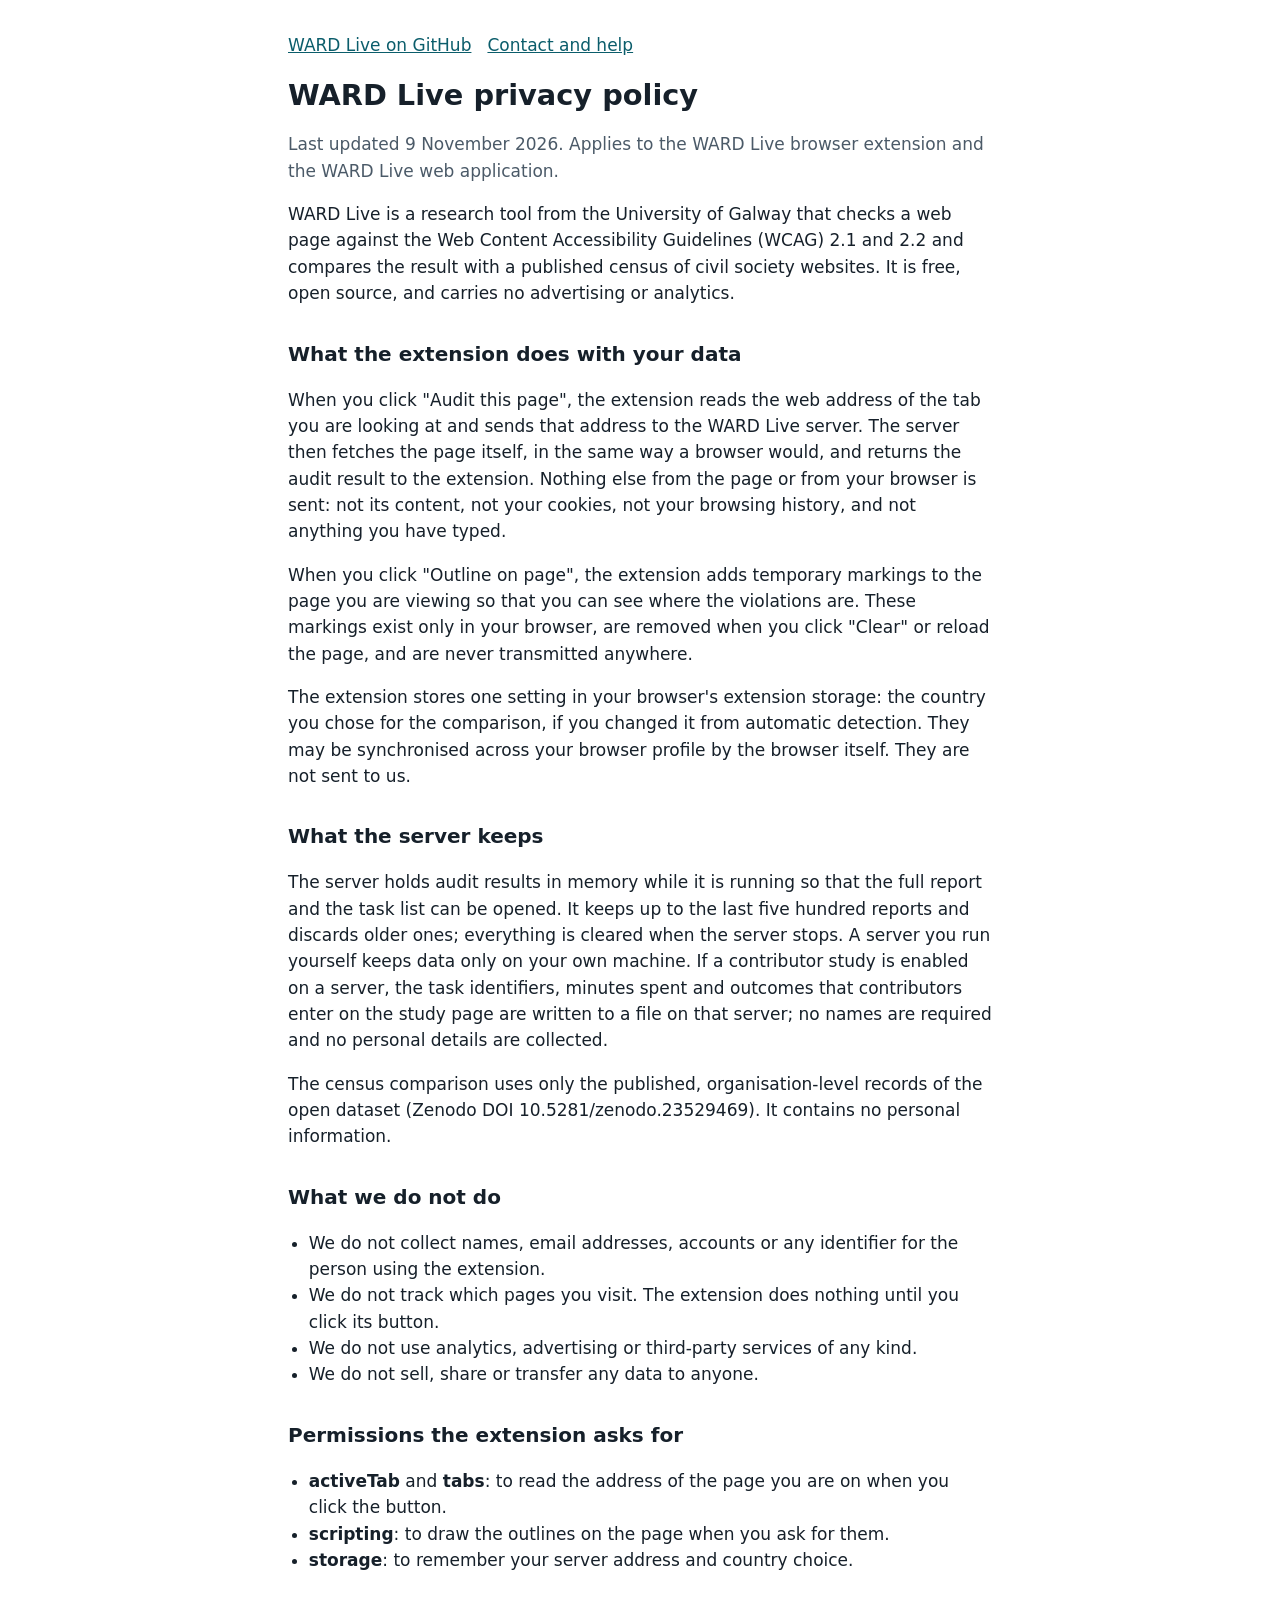
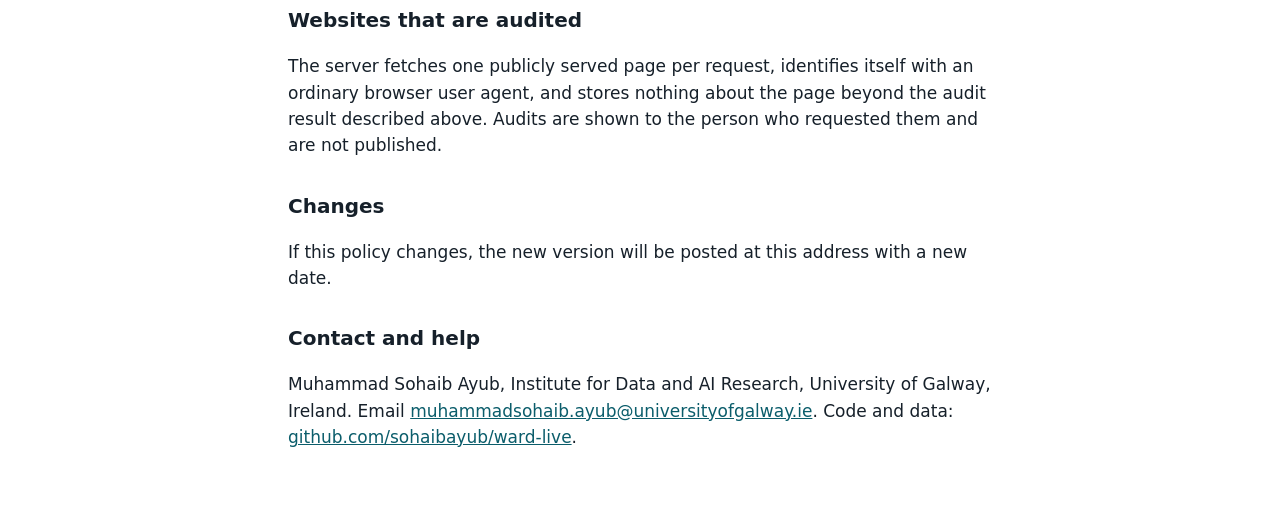
<file: docs/privacy-policy.html>
<!DOCTYPE html>
<html lang="en">
<head>
<meta charset="utf-8">
<meta name="viewport" content="width=device-width, initial-scale=1">
<title>WARD Live privacy policy</title>
<style>
  body { font-family: system-ui, -apple-system, "Segoe UI", Roboto, Arial, sans-serif; font-size: 1.0625rem; line-height: 1.55; color: #16202a; background: #fff; margin: 0; }
  main { max-width: 44rem; margin: 0 auto; padding: 2rem 1rem 3rem; }
  h1 { font-size: 1.8rem; line-height: 1.2; }
  h2 { font-size: 1.25rem; margin-top: 2rem; }
  a { color: #0b5d6b; }
  a:focus-visible { outline: 0.1875rem solid #ffbf47; outline-offset: 0.125rem; }
  .meta { color: #4b5a68; }
  ul { padding-left: 1.3rem; }
  nav a { margin-right: 1rem; }
</style>
</head>
<body>
<main>
  <nav aria-label="Site"><a href="https://github.com/sohaibayub/ward-live">WARD Live on GitHub</a><a href="#contact">Contact and help</a></nav>
  <h1>WARD Live privacy policy</h1>
  <p class="meta">Last updated 9 November 2026. Applies to the WARD Live browser extension and the WARD Live web application.</p>

  <p>WARD Live is a research tool from the University of Galway that checks a web page against the Web Content Accessibility Guidelines (WCAG) 2.1 and 2.2 and compares the result with a published census of civil society websites. It is free, open source, and carries no advertising or analytics.</p>

  <h2>What the extension does with your data</h2>
  <p>When you click "Audit this page", the extension reads the web address of the tab you are looking at and sends that address to the WARD Live server. The server then fetches the page itself, in the same way a browser would, and returns the audit result to the extension. Nothing else from the page or from your browser is sent: not its content, not your cookies, not your browsing history, and not anything you have typed.</p>
  <p>When you click "Outline on page", the extension adds temporary markings to the page you are viewing so that you can see where the violations are. These markings exist only in your browser, are removed when you click "Clear" or reload the page, and are never transmitted anywhere.</p>
  <p>The extension stores one setting in your browser's extension storage: the country you chose for the comparison, if you changed it from automatic detection. They may be synchronised across your browser profile by the browser itself. They are not sent to us.</p>

  <h2>What the server keeps</h2>
  <p>The server holds audit results in memory while it is running so that the full report and the task list can be opened. It keeps up to the last five hundred reports and discards older ones; everything is cleared when the server stops. A server you run yourself keeps data only on your own machine. If a contributor study is enabled on a server, the task identifiers, minutes spent and outcomes that contributors enter on the study page are written to a file on that server; no names are required and no personal details are collected.</p>
  <p>The census comparison uses only the published, organisation-level records of the open dataset (Zenodo DOI 10.5281/zenodo.23529469). It contains no personal information.</p>

  <h2>What we do not do</h2>
  <ul>
    <li>We do not collect names, email addresses, accounts or any identifier for the person using the extension.</li>
    <li>We do not track which pages you visit. The extension does nothing until you click its button.</li>
    <li>We do not use analytics, advertising or third-party services of any kind.</li>
    <li>We do not sell, share or transfer any data to anyone.</li>
  </ul>

  <h2>Permissions the extension asks for</h2>
  <ul>
    <li><strong>activeTab</strong> and <strong>tabs</strong>: to read the address of the page you are on when you click the button.</li>
    <li><strong>scripting</strong>: to draw the outlines on the page when you ask for them.</li>
    <li><strong>storage</strong>: to remember your server address and country choice.</li>
  </ul>

  <h2>Websites that are audited</h2>
  <p>The server fetches one publicly served page per request, identifies itself with an ordinary browser user agent, and stores nothing about the page beyond the audit result described above. Audits are shown to the person who requested them and are not published.</p>

  <h2>Changes</h2>
  <p>If this policy changes, the new version will be posted at this address with a new date.</p>

  <h2 id="contact">Contact and help</h2>
  <p>Muhammad Sohaib Ayub, Institute for Data and AI Research, University of Galway, Ireland. Email <a href="mailto:muhammadsohaib.ayub@universityofgalway.ie">muhammadsohaib.ayub@universityofgalway.ie</a>. Code and data: <a href="https://github.com/sohaibayub/ward-live">github.com/sohaibayub/ward-live</a>.</p>
</main>
</body>
</html>
</file>
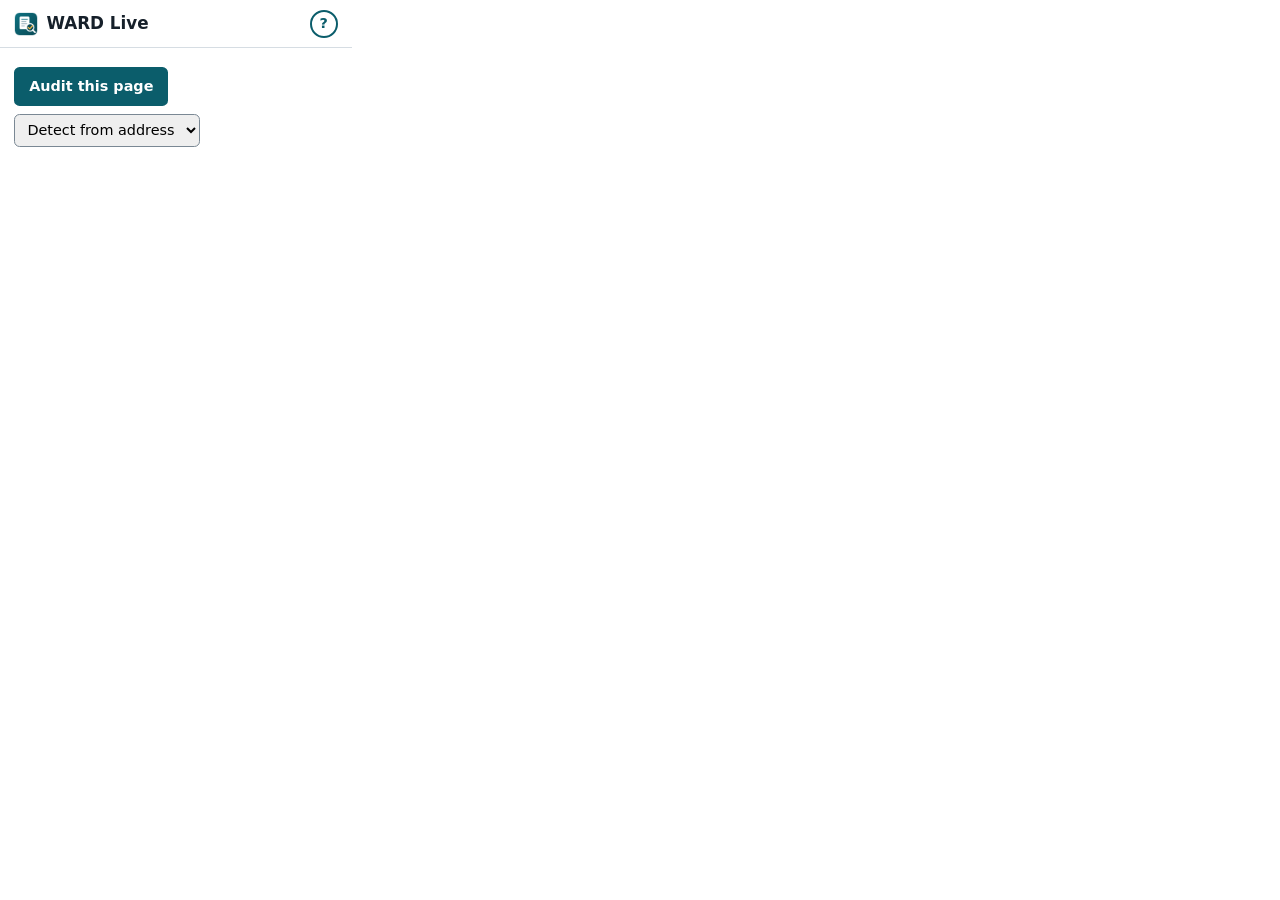
<file: extension/popup.html>
<!DOCTYPE html>
<html lang="en">
<head>
<meta charset="utf-8">
<title>WARD Live</title>
<link rel="stylesheet" href="popup.css">
</head>
<body>
<header>
  <img src="icons/icon32.png" alt="" width="24" height="24">
  <h1>WARD Live</h1>
  <a id="help" class="help" href="#" target="_blank" rel="noopener" aria-label="About WARD Live and how the audit works" title="About WARD Live">?</a>
</header>
<main>
  <p id="page" class="muted"></p>
  <div class="row">
    <button id="audit" type="button">Audit this page</button>
    <label for="country" class="sr">Compare with</label>
    <select id="country" aria-label="Compare with">
      <option value="auto">Detect from address</option>
      <option value="all">All five countries</option>
      <option value="irl">Ireland</option>
      <option value="uk">United Kingdom</option>
      <option value="aus">Australia</option>
      <option value="nz">New Zealand</option>
      <option value="usa">United States</option>
    </select>
  </div>
  <p id="status" role="status" aria-live="polite"></p>

  <section id="result" hidden>
    <div class="versions">
      <div class="v"><span class="label">WCAG 2.1 AA</span><span class="big" id="n21"></span><span class="sub" id="s21"></span></div>
      <div class="v"><span class="label">WCAG 2.2 AA</span><span class="big" id="n22"></span><span class="sub" id="s22"></span></div>
    </div>
    <p id="transition" class="muted"></p>
    <p id="census"></p>
    <h2>Violations</h2>
    <ul id="crit"></ul>
    <div class="row">
      <button id="highlight" type="button">Outline on page</button>
      <button id="clear" type="button" class="secondary">Clear</button>
      <a id="full" href="#" target="_blank" rel="noopener" class="button secondary">Full report</a>
    </div>
    <p id="hl-status" class="muted" role="status" aria-live="polite"></p>
  </section>

</main>
<script src="popup.js"></script>
</body>
</html>
</file>
<file: extension/popup.css>
:root { --ink:#16202a; --muted:#4b5a68; --line:#d6dde3; --accent:#0b5d6b; --a:#8a1c1c; --a-bg:#fbe9e9; --aa:#7a4a00; --aa-bg:#fdf1dc; --focus:#ffbf47; }
body { margin:0; width:22rem; font-family: system-ui, -apple-system, "Segoe UI", Roboto, Arial, sans-serif; font-size:0.9rem; line-height:1.45; color:var(--ink); background:#fff; }
header { display:flex; align-items:center; gap:0.5rem; padding:0.6rem 0.9rem; border-bottom:0.0625rem solid var(--line); }
h1 { font-size:1.05rem; margin:0; }
h2 { font-size:0.95rem; margin:0.9rem 0 0.3rem; }
main { padding:0.75rem 0.9rem 0.9rem; }
.muted { color:var(--muted); margin:0.3rem 0; }
.row { display:flex; gap:0.5rem; align-items:center; flex-wrap:wrap; margin:0.4rem 0; }
button, .button { font:inherit; font-weight:600; padding:0.45rem 0.8rem; border-radius:0.35rem; border:0.125rem solid var(--accent); background:var(--accent); color:#fff; cursor:pointer; text-decoration:none; }
button.secondary, .button.secondary { background:#fff; color:var(--accent); }
button[disabled] { opacity:0.6; cursor:wait; }
select, input[type="url"] { font:inherit; padding:0.4rem 0.5rem; border:0.0625rem solid #7a8894; border-radius:0.35rem; }
input[type="url"] { width:100%; box-sizing:border-box; margin:0.25rem 0 0.4rem; }
:focus-visible { outline:0.1875rem solid var(--focus); outline-offset:0.125rem; }
#status { font-weight:600; min-height:1.2rem; margin:0.4rem 0; }
.versions { display:grid; grid-template-columns:1fr 1fr; gap:0.5rem; margin-top:0.3rem; }
.v { border:0.0625rem solid var(--line); border-radius:0.4rem; padding:0.5rem 0.6rem; display:flex; flex-direction:column; }
.v .label { font-weight:600; color:var(--muted); font-size:0.8rem; }
.v .big { font-size:1.8rem; font-weight:700; line-height:1.1; }
.v .sub { font-size:0.8rem; color:var(--muted); }
#crit { list-style:none; padding:0; margin:0; max-height:12rem; overflow:auto; }
#crit li { padding:0.3rem 0; border-bottom:0.0625rem dotted var(--line); display:flex; gap:0.4rem; align-items:baseline; }
.badge { font-size:0.7rem; font-weight:700; padding:0 0.4rem; border-radius:1rem; border:0.0625rem solid; white-space:nowrap; }
.badge.A { color:var(--a); background:var(--a-bg); border-color:var(--a); }
.badge.AA { color:var(--aa); background:var(--aa-bg); border-color:var(--aa); }
details { margin-top:0.9rem; border-top:0.0625rem solid var(--line); padding-top:0.5rem; }
summary { cursor:pointer; font-weight:600; }
label { font-weight:600; font-size:0.85rem; }
.sr { position:absolute; left:-200rem; }

.help { margin-left:auto; width:1.5rem; height:1.5rem; border-radius:50%; border:0.125rem solid var(--accent); color:var(--accent); font-weight:700; text-decoration:none; display:inline-flex; align-items:center; justify-content:center; font-size:0.9rem; }
.help:hover { background:var(--accent); color:#fff; }
</file>
